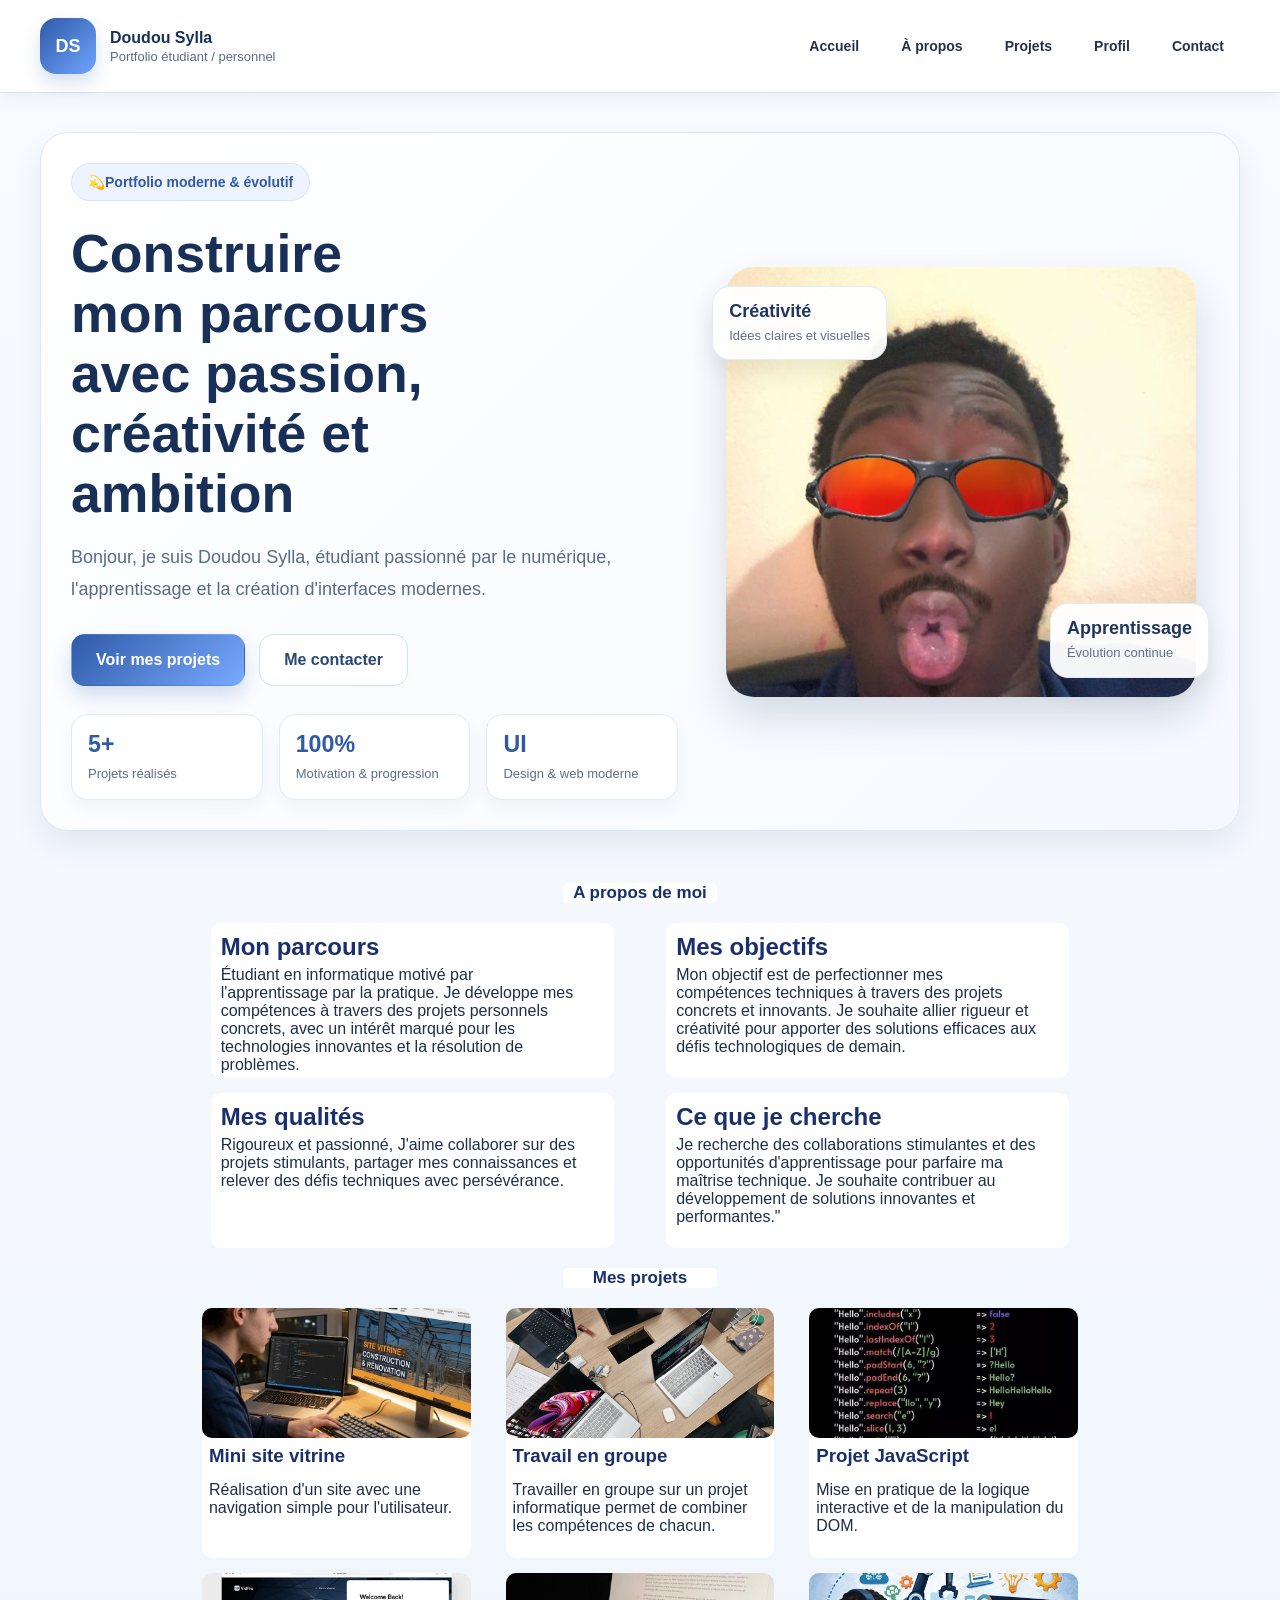
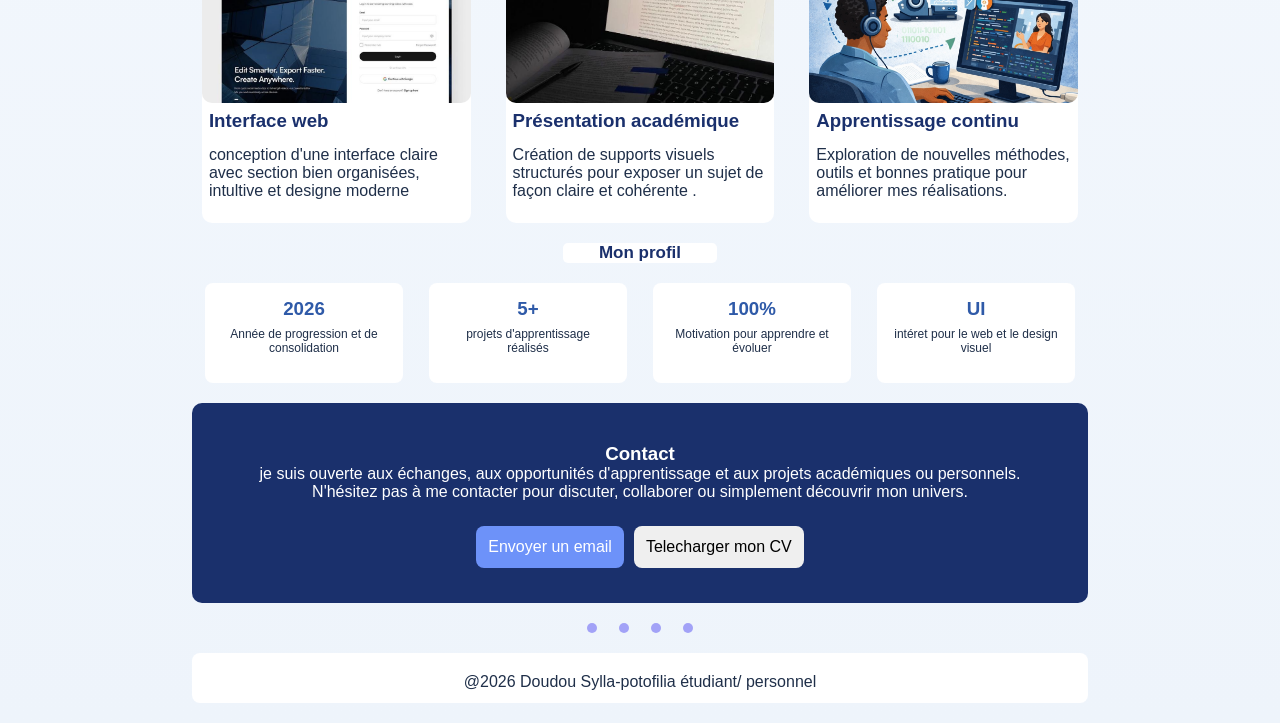
<file: index.html>
<!DOCTYPE html>
<html lang="en">

<head>
    <meta charset="UTF-8">
    <meta name="viewport" content="width=device-width, initial-scale=1.0">
    <title>Document</title>
    <style>
    * {
            margin: 0;
            padding: 0;
            box-sizing: border-box;
        }

        html {
            scroll-behavior: smooth;
        }

        body {
            font-family: Arial, sans-serif;
            background: linear-gradient(180deg, #f8fbff 0%, #eef4fb 100%);
            color: #1f2f49;
            padding-top: 92px;
            overflow-x: hidden;
        }

        img {
            max-width: 100%;
            display: block;
        }

        a,
        button,
        input,
        textarea,
        select {
            font: inherit;
        }

        .container {
            width: min(100% - 32px, 1200px);
            margin: 0 auto;
        }


        .header {
            position: fixed;
            top: 0;
            left: 0;
            width: 100%;
            background: rgba(255, 255, 255, 0.92);
            backdrop-filter: blur(12px);
            border-bottom: 1px solid #d9e3f2;
            z-index: 1000;
            box-shadow: 0 6px 18px rgba(0, 0, 0, 0.05);
        }


        .header-inner {
            min-height: 92px;
            display: flex;
            align-items: center;
            justify-content: space-between;
            gap: 20px;
        }


        .brand {
            display: flex;
            align-items: center;
            gap: 14px;
            text-decoration: none;
            color: #1f2f49;
            min-width: 0;
        }

        .logo {
            width: 56px;
            height: 56px;
            flex: 0 0 56px;
            border-radius: 16px;
            background: linear-gradient(135deg, #2f5aa8, #6fa4ff);
            color: #ffffff;
            display: flex;
            align-items: center;
            justify-content: center;
            font-weight: 700;
            font-size: 18px;
            box-shadow: 0 10px 18px rgba(47, 90, 168, 0.18);
        }

        .brand-text {
            display: flex;
            flex-direction: column;
            gap: 2px;
            min-width: 0;
        }

        .brand-text strong {
            font-size: 16px;
            color: #183057;
            white-space: nowrap;
            overflow: hidden;
            text-overflow: ellipsis;
        }

        .brand-text span {
            font-size: 13px;
            color: #5a6b85;
            white-space: nowrap;
            overflow: hidden;
            text-overflow: ellipsis;
        }

        .nav {
            display: flex;
            align-items: center;
            gap: 10px;
            flex-wrap: wrap;
        }

        .nav a {
            text-decoration: none;
            color: #24324a;
            padding: 10px 16px;
            font-size: 14px;
            font-weight: 600;
            border-radius: 999px;
            transition: 0.3s ease;
        }

        .nav a:hover,
        .nav a:focus-visible {
            background: #e8f1ff;
            color: #2f5aa8;
            outline: none;
        }

        .menu-checkbox {
            display: none;
        }

        .menu-toggle {
            display: none;
            width: 48px;
            height: 48px;
            border: 1px solid #d9e3f2;
            border-radius: 14px;
            background: #ffffff;
            align-items: center;
            justify-content: center;
            cursor: pointer;
        }




        .menu-toggle span,
        .menu-toggle::before,
        .menu-toggle::after {
            content: "";
            display: block;
            width: 20px;
            height: 2px;
            background: #24324a;
            border-radius: 999px;
            transition: 0.3s ease;
            position: relative;
        }

        .menu-toggle::before {
            position: absolute;
            transform: translateY(-6px);
        }

        .menu-toggle::after {
            position: absolute;
            transform: translateY(6px);
        }

        .menu-checkbox:checked~.menu-toggle span {
            opacity: 0;
        }

        .menu-checkbox:checked~.menu-toggle::before {
            transform: rotate(45deg);
        }

        .menu-checkbox:checked~.menu-toggle::after {
            transform: rotate(-45deg);
        }

        .hero {
            padding: clamp(24px, 4vw, 40px) 0 clamp(34px, 5vw, 52px);
        }

        .hero-box {
            min-height: 500px;
            border: 1px solid #dde7f5;
            border-radius: 28px;
            background: linear-gradient(135deg, #ffffff 0%, #f5f9ff 100%);
            display: grid;
            grid-template-columns: minmax(0, 1.1fr) minmax(320px, 0.9fr);
            align-items: center;
            gap: clamp(20px, 4vw, 34px);
            padding: clamp(18px, 3vw, 30px);
            box-shadow: 0 14px 30px rgba(24, 48, 87, 0.08);
            overflow: hidden;
        }

        .hero-badge {
            display: inline-flex;
            align-items: center;
            gap: 8px;
            padding: 10px 16px;
            border-radius: 999px;
            background: #edf4ff;
            border: 1px solid #d6e4fb;
            color: #2f5aa8;
            font-size: 14px;
            font-weight: 700;
            margin-bottom: 22px;
            max-width: 100%;
            text-align: center;
        }

        .hero-content h1 {
            font-size: clamp(2rem, 5vw, 3.35rem);
            line-height: 1.12;
            margin-bottom: 18px;
            color: #183057;
            max-width: 12ch;
        }

        .hero-content p {
            font-size: clamp(1rem, 2vw, 1.125rem);
            line-height: 1.8;
            margin-bottom: 28px;
            color: #5a6b85;
            max-width: 620px;
        }

        .hero-actions {
            display: flex;
            gap: 14px;
            flex-wrap: wrap;
            margin-bottom: 28px;
        }

        .btn {
            display: inline-flex;
            align-items: center;
            justify-content: center;
            min-height: 52px;
            padding: 14px 24px;
            border-radius: 14px;
            text-decoration: none;
            font-weight: 700;
            transition: 0.3s ease;
            border: 1px solid transparent;
            text-align: center;
        }

        .btn-primary {
            background: linear-gradient(135deg, #2f5aa8, #79aaff);
            color: #ffffff;
            box-shadow: 0 10px 20px rgba(47, 90, 168, 0.2);
        }

        .btn-primary:hover,
        .btn-primary:focus-visible {
            transform: translateY(-2px);
            box-shadow: 0 14px 24px rgba(47, 90, 168, 0.26);
            outline: none;
        }

        .btn-secondary {
            border-color: #cfe0fa;
            color: #2b4774;
            background: #ffffff;
        }

        .btn-secondary:hover,
        .btn-secondary:focus-visible {
            background: #f3f8ff;
            outline: none;
        }

        .hero-stats {
            display: grid;
            grid-template-columns: repeat(3, minmax(0, 1fr));
            gap: 16px;
        }

        .hero-stat {
            min-width: 0;
            padding: 16px;
            border-radius: 16px;
            background: #ffffff;
            border: 1px solid #e1ebf7;
            box-shadow: 0 8px 18px rgba(0, 0, 0, 0.04);
        }

        .hero-stat strong {
            display: block;
            font-size: clamp(1.2rem, 2vw, 1.45rem);
            color: #2f5aa8;
            margin-bottom: 6px;
        }

        .hero-stat span {
            font-size: 13px;
            line-height: 1.5;
            color: #5d6e88;
        }

        .hero-visual {
            position: relative;
            min-height: 440px;
            display: flex;
            align-items: center;
            justify-content: center;
        }

        .hero-image-wrap {
            position: relative;
            width: 100%;
            max-width: 470px;
            aspect-ratio: 47 / 43;
            border-radius: 28px;
            overflow: hidden;
            box-shadow: 0 20px 40px rgba(26, 47, 82, 0.16);
        }

        .hero-image {
            width: 100%;
            height: 100%;
            object-fit: cover;
        }


        .floating-card {
            position: absolute;
            z-index: 2;
            max-width: 210px;
            background: rgba(255, 255, 255, 0.95);
            border: 1px solid #e2ebf8;
            border-radius: 18px;
            padding: 14px 16px;
            box-shadow: 0 12px 26px rgba(0, 0, 0, 0.08);
        }

        .floating-card.top {
            top: 24px;
            left: 0;
        }

        .floating-card.bottom {
            right: 0;
            bottom: 24px;
        }

        .floating-card strong {
            display: block;
            font-size: 18px;
            color: #1f3761;
            margin-bottom: 4px;
        }

        .floating-card span {
            font-size: 13px;
            color: #607089;
            line-height: 1.5;
        }

        @media(max-width: 1024px){
            .hero-box {
                grid-template-columns: 1fr;
            }

            .hero-content h1 {
                max-width: none;
            }

            .hero-visual {
                min-height: auto;
                padding-top: 10px;
            }

            .hero-image-wrap {
                max-width: 100%;
            }
        }

        @media(max-width: 860px){
            body {
                padding-top: 84px;
            }

            .header-inner {
                min-height: 84px;
            }

            .menu-toggle {
                display: inline-flex;
                position: relative;
                z-index: 1002;
            }


            .nav {
                position: fixed;
                top: 84px;
                left: 16px;
                right: 16px;
                display: flex;
                flex-direction: column;
                align-items: stretch;
                gap: 8px;
                padding: 14px;
                background: rgba(255, 255, 255, 0.98);
                border: 1px solid #d9e3f2;
                border-radius: 20px;
                box-shadow: 0 14px 30px rgba(24, 48, 87, 0.08);
                opacity: 0;
                visibility: hidden;
                transform: translateY(-10px);
                transition: 0.3s ease;
            }

            .menu-checkbox:checked~.nav {
                opacity: 1;
                visibility: visible;
                transform: translateY(0);
            }

            .nav a {
                width: 100%;
                text-align: center;
                background: #f8fbff;
            }
        }

        @media(max-width: 680px){
            .container {
                width: min(100% - 24px, 1200px);
            }

            .brand-text span {
                display: none;
            }

            .hero-box {
                border-radius: 22px;
                padding: 18px;
            }

            .hero-badge {
                width: 100%;
                justify-content: center;
            }

            .hero-actions {
                flex-direction: column;
            }

            .hero-actions .btn {
                width: 100%;
            }

            .hero-stats {
                grid-template-columns: 1fr;
            }

            .hero-visual {
                gap: 14px;
                flex-direction: column;
                align-items: stretch;
            }

            .floating-card {
                position: static;
                max-width: 100%;
            }
        }

        @media(max-width: 480px){
            body {
                padding-top: 78px;
}
            .header-inner {
                min-height: 78px;
                gap: 12px;
            }

            .logo {
                width: 48px;
                height: 48px;
                flex-basis: 48px;
                border-radius: 14px;
            }

            .brand-text strong {
                font-size: 15px;
            }

            .hero-image-wrap {
                border-radius: 22px;
            }
        .rectangle4{
        width: auto;
        height: auto;
        }
        }
        .rectangle2 {
            background-color: white;
            height: 20px;
            width: 12%;
            border-radius: 5px;
            margin: 0 auto;
            text-align: center;
        }

        .rectangle2 h1 {
            color: #1a306c;
            font-size: 17px;
            

        }

        .rectangle4 {
            display: flex;
            flex-wrap: wrap;
            justify-content: space-around;
            gap: 15px;
            width: 70%;
            margin: 20px auto;
        }

        .rectangle3 {
            height: 155px;
            width: 45%;
            border-radius: 10px;
            background-color: white;
            padding: 10px;
        }
        

        .rectangle3 h2{
        margin-bottom: 5px;
        color: #1a306c;
        }

        .rectangle3 p{
            margin-right: 20px;
        }

        .rectangle6 {
            display: flex;
            flex-wrap: wrap;
            justify-content: space-around;
            gap: 15px;
            width: 70%;
            margin: 20px auto;
        }

        .rectangle7 {
            height: 250px;
            width: 30%;
            border-radius: 10px;
            background-color: white;



        }

        .rectangle7 img {
            height: 130px;
            width: 100%;
            object-fit: cover;
            border-radius: 10px;
        }

        .rectangle7 h3 {

            color: #1a306c;
            padding: 7px;

        }

        .rectangle7 p {
            padding: 7px;
        }

        .rectangle8 {
            display: flex;
            justify-content: space-around;
            width: 70%;
            margin: 20px auto;
            
        }

        .rectangle9 {
            height: 100px;
            width: 22%;
            border-radius: 8px;
            background-color: white;
            align-items: center;
            text-align: center;
            padding: 15px;
        }

        .rectangle9 h3 {
            text-align: center;
            color: #2f5aa8;
        }
        .rectangle9 p{
            font-size: 12px;
            margin-top: 7px;
        }

        .rectangle10 {
            height: 200px;
            width: 70%;
            border-radius: 10px;
            margin: 20px auto;
            background-color: #1a306c;
            padding: 40px;

        }

        .rectangle10 h3 {
            color: white;
            text-align: center;
        }

        .rectangle10 p {
            color: white;
            text-align: center;
        }

        .btt {
            display: flex;
            align-items: center;
            gap: 10px;
            margin-top: 25px;
            justify-content: center;

        }

        .btn1 {
            background: #6d92f9;
            color: white;
            border-radius: 8px;
            border: none;
            padding: 12px;

        }

        .btn2 {

            border-radius: 8px;
            border: none;
            padding: 12px;

        }

        .cercle {
            width: 10%;
            justify-content: space-around;
            display: flex;
            margin: 0 auto;
        }

        .cercle1 {
            height: 10px;
            width: 10px;
            border-radius: 50%;
            background-color: rgb(162, 162, 247);
        }

        .footer {
            height: 50px;
            width: 70%;
            border-radius: 8px;
            margin: 20px auto;
            background-color: white;
        }

        .footer p {
            text-align: center;
            padding: 20px;
        }

        .btt1 {
            display: flex;
            align-items: center;
            width: 50%;
            justify-content: space-around;
        }

        .rectangle1 img {
            margin-right: 50%;
            height: 170px;
        }
        @media (max-width: 1024px) {
    .rectangle4,
    .rectangle6 {
        width: 90%;
        display: grid;
        grid-template-columns: repeat(3, 1fr);
        gap: 15px;
    }

    .rectangle3,
    .rectangle7 {
        width: 100%;
    }
}

@media (max-width: 820px) {
    .rectangle4,
    .rectangle6 {
        grid-template-columns: repeat(2, 1fr);
    }
}

@media (max-width: 390px) {
    .rectangle4,
    .rectangle6 {
        width: 94%;
        grid-template-columns:  repeat(1, 1fr);
    }
}
        
        </style>

</head>

<body>
    <header class="header">
        <div class="container header-inner">

            <!-- Logo + nom -->
            <a href="#accueil" class="brand">
                <div class="logo">DS</div>
                <div class="brand-text">
                    <strong>Doudou Sylla</strong>
                    <span>Portfolio étudiant / personnel</span>
                </div>
            </a>

            <input type="checkbox" id="menuToggle" class="menu-checkbox" />

            <label for="menuToggle" class="menu-toggle" aria-label="Ouvrir le menu">
                <span></span>
            </label>

            <!-- Menu de navigation -->
            <nav class="nav">
                <a href="#accueil">Accueil</a>
                <a href="apropos.html">À propos</a>
                <a href="#projets">Projets</a>
                <a href="#profil">Profil</a>
                <a href="contact.html">Contact</a>
            </nav>

        </div>
    </header>

    <main>
        <section class="hero" id="accueil">
            <div class="container">
                <div class="hero-box">
                    <!-- Partie gauche -->
                    <div class="hero-content">
                        <div class="hero-badge">💫Portfolio moderne & évolutif</div>

                        <h1>Construire mon parcours avec passion, créativité et ambition</h1>

                        <p>
                            Bonjour, je suis Doudou Sylla, étudiant passionné par le numérique,
                            l'apprentissage et la création d'interfaces modernes.
                        </p>

                        <div class="hero-actions">
                            <a href="#projets" class="btn btn-primary">Voir mes projets</a>
                            <a href="#contact" class="btn btn-secondary">Me contacter</a>
                        </div>

                        <div class="hero-stats">
                            <div class="hero-stat">
                                <strong>5+</strong>
                                <span>Projets réalisés</span>
                            </div>
                            <div class="hero-stat">
                                <strong>100%</strong>
                                <span>Motivation & progression</span>
                            </div>
                            <div class="hero-stat">
                                <strong>UI</strong>
                                <span>Design & web moderne</span>
                            </div>
                        </div>
                    </div>

                    <!-- Partie droite -->
                    <div class="hero-visual">
                        <div class="floating-card top">
                            <strong>Créativité</strong>
                            <span>Idées claires et visuelles</span>
                        </div>

                        <div class="hero-image-wrap">
                            <img class="hero-image" src="WhatsApp Image 2026-04-21 at 20.32.33.jpeg" alt="" />
                        </div>

                        <div class="floating-card bottom">
                            <strong>Apprentissage</strong>
                            <span>Évolution continue</span>
                        </div>
                    </div>

                </div>
            </div>
        </section>
    </main>
    <div class="rectangle2">
        <h1>A propos de moi</h1>
    </div>
    <div class="rectangle4">
        <div class="rectangle3">
            <h2>Mon parcours</h2>
            <p>Étudiant en informatique motivé par l'apprentissage par la pratique.
                Je développe mes compétences à travers des projets personnels concrets,
                avec un intérêt marqué pour les technologies innovantes et
                la résolution de problèmes.</p>
        </div>
        <div class="rectangle3">
            <h2>Mes objectifs</h2>
            <p>Mon objectif est de perfectionner mes compétences techniques à travers des projets concrets et innovants.
                Je souhaite allier rigueur et créativité pour apporter des solutions efficaces aux défis technologiques
                de demain.</p>
        </div>
        <div class="rectangle3">
            <h2>Mes qualités</h2>
            <p>Rigoureux et passionné, J'aime collaborer sur des projets stimulants, partager mes connaissances et
                relever des défis techniques avec persévérance.</p>
        </div>
        <div class="rectangle3">
            <h2>Ce que je cherche</h2>
            <p>Je recherche des collaborations stimulantes et des opportunités d'apprentissage pour parfaire ma maîtrise
                technique. Je souhaite contribuer au développement de solutions innovantes et performantes."</p>
        </div>
    </div>
    <div class="rectangle2">
        <h1>Mes projets</h1>
    </div>
    <div class="rectangle6">
        <div class="rectangle7">
            <img src="WhatsApp Image 2026-04-15 at 01.08.14.jpeg" alt="">
            <h3> Mini site vitrine</h3>
            <p>Réalisation d'un site avec une navigation simple pour
                l'utilisateur.</p>
        </div>
        <div class="rectangle7">
            <img src="WhatsApp Image 2026-04-15 at 16.55.16.jpeg" alt="">
            <h3>Travail en groupe</h3>
            <p>Travailler en groupe sur un projet informatique permet de combiner les compétences de chacun.
             </p>
        </div>
        <div class="rectangle7">
            <img src="WhatsApp Image 2026-04-15 at 17.08.05.jpeg" alt="">
            <h3>Projet JavaScript</h3>
            <p>Mise en pratique de la logique interactive et de la manipulation du DOM.
                </p>
        </div>
        <div class="rectangle7">
            <img src="WhatsApp Image 2026-04-15 at 20.43.04.jpeg" alt="">
            <h3>Interface web</h3>
            <p>conception d'une interface claire avec section bien organisées, intultive et designe moderne</p>
        </div>
        <div class="rectangle7">
            <img src="WhatsApp Image 2026-04-15 at 20.37.41.jpeg" alt="">
            <h3>Présentation académique</h3>
            <p>Création de supports visuels structurés pour exposer un sujet de façon claire et cohérente 
                .</p>
        </div>
        <div class="rectangle7">
            <img src="ChatGPT Image 15 avr. 2026, 21_10_16.png" alt="">
            <h3>Apprentissage continu</h3>
            <p>Exploration de nouvelles méthodes, outils et bonnes pratique pour améliorer mes réalisations.</p>
        </div>
    </div>
    <div class="rectangle2">
        <h1>Mon profil</h1>
    </div>
    <div class="rectangle8">
        <div class="rectangle9">
            <h3>2026</h3>
            <p>Année de progression et de consolidation</p>
        </div>
        <div class="rectangle9">
            <h3>5+</h3>
            <p>projets d'apprentissage réalisés</p>
        </div>
        <div class="rectangle9">
            <h3>100%</h3>
            <p>Motivation pour apprendre et évoluer</p>
        </div>
        <div class="rectangle9">
            <h3>UI</h3>
            <p>intéret pour le web et le design visuel</p>
        </div>
    </div>
    <div class="rectangle10">
        <h3>Contact</h3>
        <p>je suis ouverte aux échanges, aux opportunités d'apprentissage et aux projets académiques ou personnels.
            N'hésitez pas à me contacter pour discuter, collaborer ou simplement découvrir mon univers.</p>
        <div class="btt">
            <button class="btn1">Envoyer un email</button>
            <button class="btn2">Telecharger mon CV</button>
        </div>


    </div>
    <div class="cercle">
        <div class="cercle1"></div>
        <div class="cercle1"></div>
        <div class="cercle1"></div>
        <div class="cercle1"></div>
    </div>
    <div class="footer">
        <p>@2026 Doudou Sylla-potofilia étudiant/ personnel</p>
    </div>
</body>

</html>



</body>

</html>
</file>
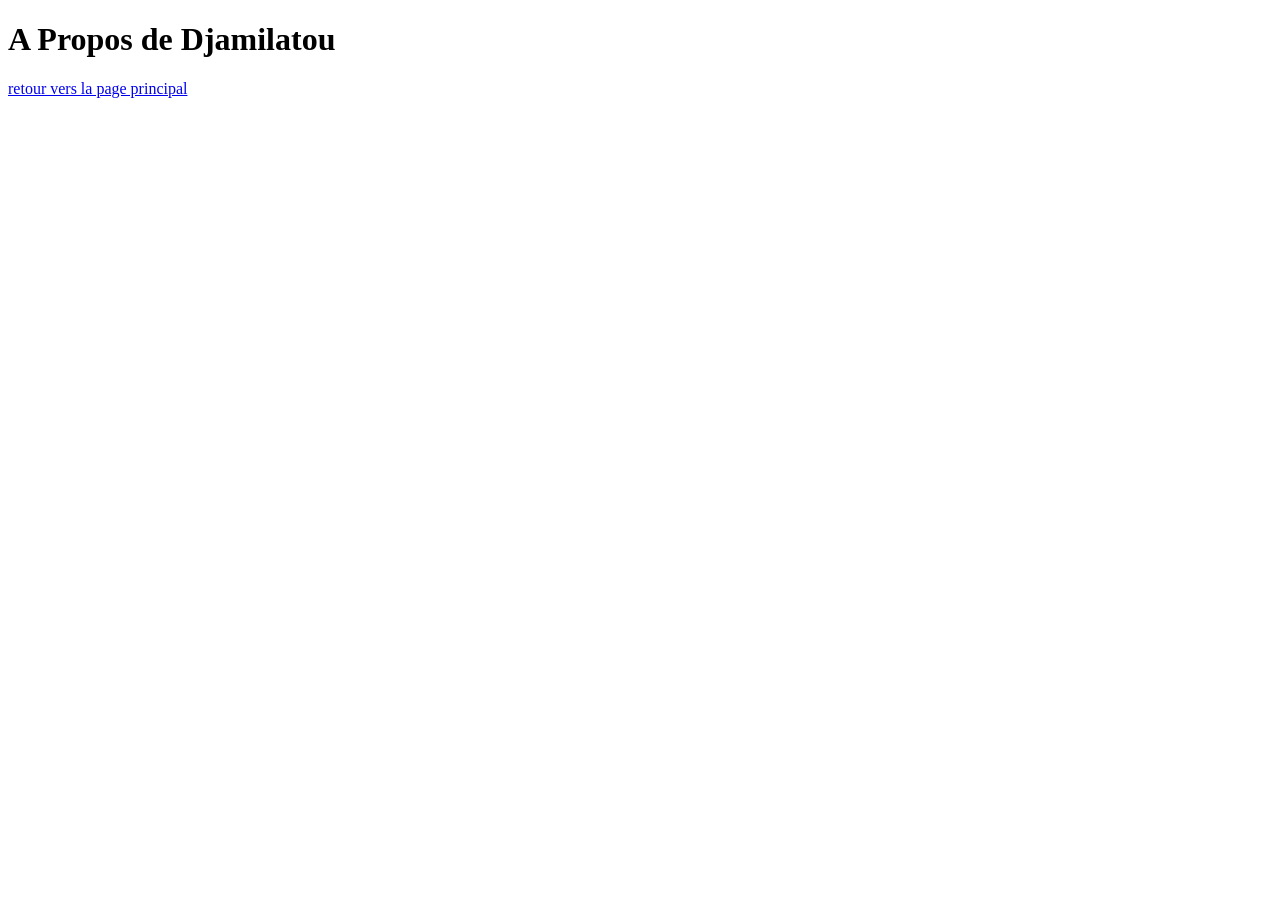
<file: apropos.html>
<!DOCTYPE html>
<html lang="en">
<head>
    <meta charset="UTF-8">
    <meta name="viewport" content="width=device-width, initial-scale=1.0">
    <title>Document</title>
</head>
<body>
    <h1>A Propos de Djamilatou </h1>

    <a href="index.html">retour vers la page principal</a>
</body>
</html>
</file>
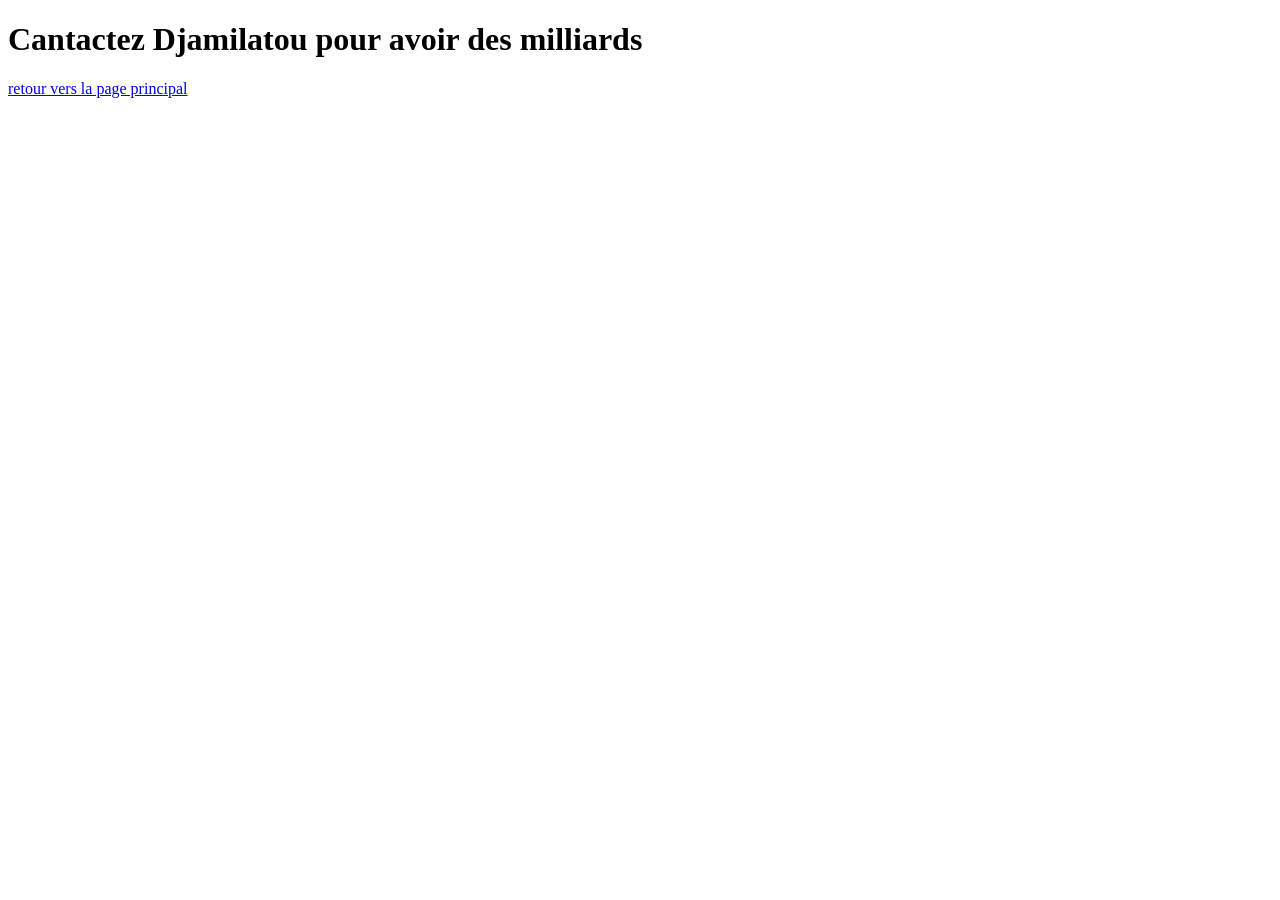
<file: contact.html>
<!DOCTYPE html>
<html lang="en">
<head>
    <meta charset="UTF-8">
    <meta name="viewport" content="width=device-width, initial-scale=1.0">
    <title>Document</title>
</head>
<body>
    <h1>Cantactez Djamilatou pour avoir des milliards</h1>

    <a href="index.html">retour vers la page principal</a>
</body>
</html>
</file>
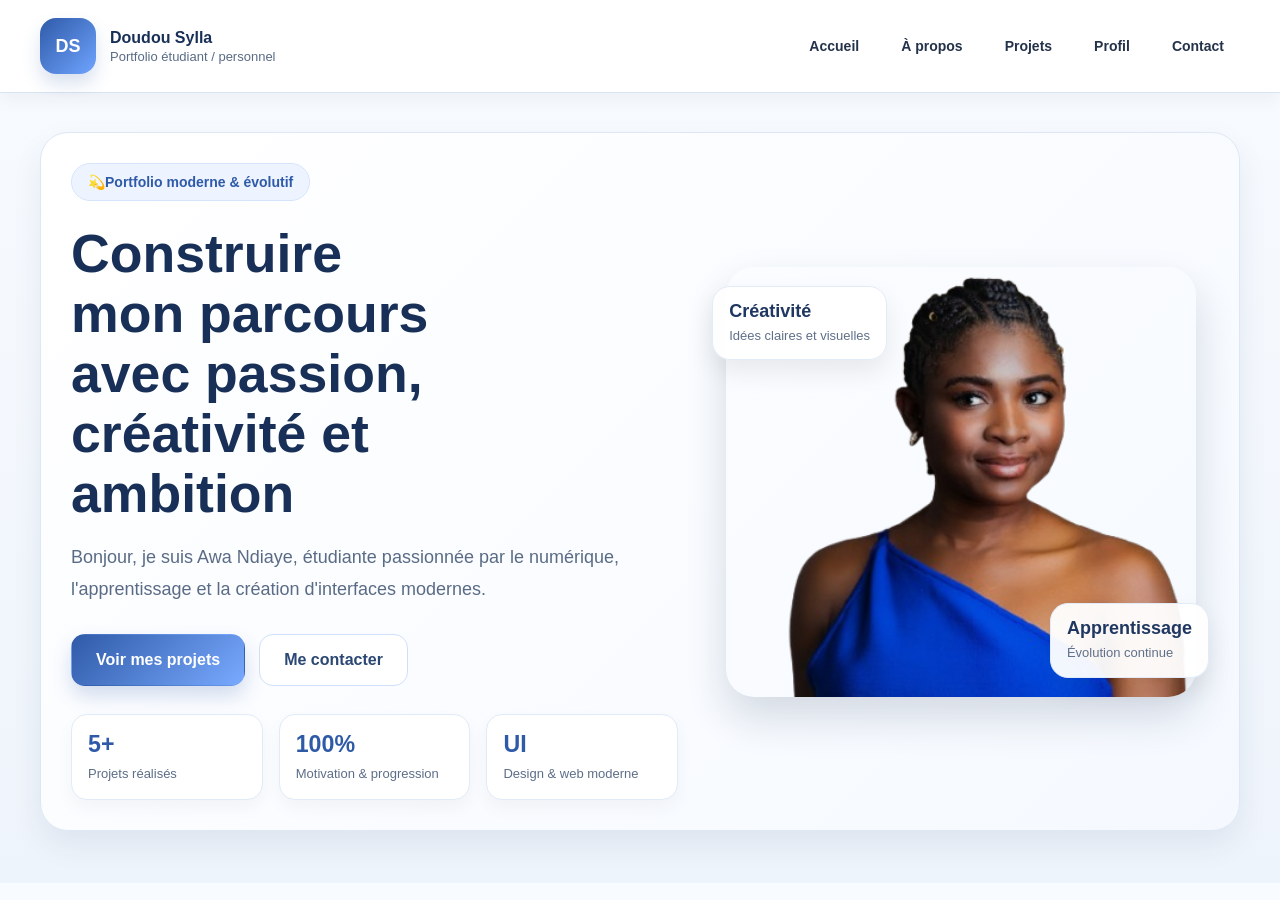
<file: page.html>
<!DOCTYPE html>
<html lang="en">

<head>
    <meta charset="UTF-8">
    <meta name="viewport" content="width=device-width, initial-scale=1.0">
    <title>Document</title>
    <style>
        * {
            margin: 0;
            padding: 0;
            box-sizing: border-box;
        }

        html {
            scroll-behavior: smooth;
        }

        body {
            font-family: Arial, sans-serif;
            background: linear-gradient(180deg, #f8fbff 0%, #eef4fb 100%);
            color: #1f2f49;
            padding-top: 92px;
            overflow-x: hidden;
        }

        img {
            max-width: 100%;
            display: block;
        }

        a,
        button,
        input,
        textarea,
        select {
            font: inherit;
        }

        .container {
            width: min(100% - 32px, 1200px);
            margin: 0 auto;
        }


        .header {
            position: fixed;
            top: 0;
            left: 0;
            width: 100%;
            background: rgba(255, 255, 255, 0.92);
            backdrop-filter: blur(12px);
            border-bottom: 1px solid #d9e3f2;
            z-index: 1000;
            box-shadow: 0 6px 18px rgba(0, 0, 0, 0.05);
        }


        .header-inner {
            min-height: 92px;
            display: flex;
            align-items: center;
            justify-content: space-between;
            gap: 20px;
        }


        .brand {
            display: flex;
            align-items: center;
            gap: 14px;
            text-decoration: none;
            color: #1f2f49;
            min-width: 0;
        }

        .logo {
            width: 56px;
            height: 56px;
            flex: 0 0 56px;
            border-radius: 16px;
            background: linear-gradient(135deg, #2f5aa8, #6fa4ff);
            color: #ffffff;
            display: flex;
            align-items: center;
            justify-content: center;
            font-weight: 700;
            font-size: 18px;
            box-shadow: 0 10px 18px rgba(47, 90, 168, 0.18);
        }

        .brand-text {
            display: flex;
            flex-direction: column;
            gap: 2px;
            min-width: 0;
        }

        .brand-text strong {
            font-size: 16px;
            color: #183057;
            white-space: nowrap;
            overflow: hidden;
            text-overflow: ellipsis;
        }

        .brand-text span {
            font-size: 13px;
            color: #5a6b85;
            white-space: nowrap;
            overflow: hidden;
            text-overflow: ellipsis;
        }

        .nav {
            display: flex;
            align-items: center;
            gap: 10px;
            flex-wrap: wrap;
        }

        .nav a {
            text-decoration: none;
            color: #24324a;
            padding: 10px 16px;
            font-size: 14px;
            font-weight: 600;
            border-radius: 999px;
            transition: 0.3s ease;
        }

        .nav a:hover,
        .nav a:focus-visible {
            background: #e8f1ff;
            color: #2f5aa8;
            outline: none;
        }

        .menu-checkbox {
            display: none;
        }

        .menu-toggle {
            display: none;
            width: 48px;
            height: 48px;
            border: 1px solid #d9e3f2;
            border-radius: 14px;
            background: #ffffff;
            align-items: center;
            justify-content: center;
            cursor: pointer;
        }




        .menu-toggle span,
        .menu-toggle::before,
        .menu-toggle::after {
            content: "";
            display: block;
            width: 20px;
            height: 2px;
            background: #24324a;
            border-radius: 999px;
            transition: 0.3s ease;
            position: relative;
        }

        .menu-toggle::before {
            position: absolute;
            transform: translateY(-6px);
        }

        .menu-toggle::after {
            position: absolute;
            transform: translateY(6px);
        }

        .menu-checkbox:checked~.menu-toggle span {
            opacity: 0;
        }

        .menu-checkbox:checked~.menu-toggle::before {
            transform: rotate(45deg);
        }

        .menu-checkbox:checked~.menu-toggle::after {
            transform: rotate(-45deg);
        }

        .hero {
            padding: clamp(24px, 4vw, 40px) 0 clamp(34px, 5vw, 52px);
        }

        .hero-box {
            min-height: 500px;
            border: 1px solid #dde7f5;
            border-radius: 28px;
            background: linear-gradient(135deg, #ffffff 0%, #f5f9ff 100%);
            display: grid;
            grid-template-columns: minmax(0, 1.1fr) minmax(320px, 0.9fr);
            align-items: center;
            gap: clamp(20px, 4vw, 34px);
            padding: clamp(18px, 3vw, 30px);
            box-shadow: 0 14px 30px rgba(24, 48, 87, 0.08);
            overflow: hidden;
        }

        .hero-badge {
            display: inline-flex;
            align-items: center;
            gap: 8px;
            padding: 10px 16px;
            border-radius: 999px;
            background: #edf4ff;
            border: 1px solid #d6e4fb;
            color: #2f5aa8;
            font-size: 14px;
            font-weight: 700;
            margin-bottom: 22px;
            max-width: 100%;
            text-align: center;
        }

        .hero-content h1 {
            font-size: clamp(2rem, 5vw, 3.35rem);
            line-height: 1.12;
            margin-bottom: 18px;
            color: #183057;
            max-width: 12ch;
        }

        .hero-content p {
            font-size: clamp(1rem, 2vw, 1.125rem);
            line-height: 1.8;
            margin-bottom: 28px;
            color: #5a6b85;
            max-width: 620px;
        }

        .hero-actions {
            display: flex;
            gap: 14px;
            flex-wrap: wrap;
            margin-bottom: 28px;
        }

        .btn {
            display: inline-flex;
            align-items: center;
            justify-content: center;
            min-height: 52px;
            padding: 14px 24px;
            border-radius: 14px;
            text-decoration: none;
            font-weight: 700;
            transition: 0.3s ease;
            border: 1px solid transparent;
            text-align: center;
        }

        .btn-primary {
            background: linear-gradient(135deg, #2f5aa8, #79aaff);
            color: #ffffff;
            box-shadow: 0 10px 20px rgba(47, 90, 168, 0.2);
        }

        .btn-primary:hover,
        .btn-primary:focus-visible {
            transform: translateY(-2px);
            box-shadow: 0 14px 24px rgba(47, 90, 168, 0.26);
            outline: none;
        }

        .btn-secondary {
            border-color: #cfe0fa;
            color: #2b4774;
            background: #ffffff;
        }

        .btn-secondary:hover,
        .btn-secondary:focus-visible {
            background: #f3f8ff;
            outline: none;
        }

        .hero-stats {
            display: grid;
            grid-template-columns: repeat(3, minmax(0, 1fr));
            gap: 16px;
        }

        .hero-stat {
            min-width: 0;
            padding: 16px;
            border-radius: 16px;
            background: #ffffff;
            border: 1px solid #e1ebf7;
            box-shadow: 0 8px 18px rgba(0, 0, 0, 0.04);
        }

        .hero-stat strong {
            display: block;
            font-size: clamp(1.2rem, 2vw, 1.45rem);
            color: #2f5aa8;
            margin-bottom: 6px;
        }

        .hero-stat span {
            font-size: 13px;
            line-height: 1.5;
            color: #5d6e88;
        }

        .hero-visual {
            position: relative;
            min-height: 440px;
            display: flex;
            align-items: center;
            justify-content: center;
        }

        .hero-image-wrap {
            position: relative;
            width: 100%;
            max-width: 470px;
            aspect-ratio: 47 / 43;
            border-radius: 28px;
            overflow: hidden;
            box-shadow: 0 20px 40px rgba(26, 47, 82, 0.16);
        }

        .hero-image {
            width: 100%;
            height: 100%;
            object-fit: cover;
        }


        .floating-card {
            position: absolute;
            z-index: 2;
            max-width: 210px;
            background: rgba(255, 255, 255, 0.95);
            border: 1px solid #e2ebf8;
            border-radius: 18px;
            padding: 14px 16px;
            box-shadow: 0 12px 26px rgba(0, 0, 0, 0.08);
        }

        .floating-card.top {
            top: 24px;
            left: 0;
        }

        .floating-card.bottom {
            right: 0;
            bottom: 24px;
        }

        .floating-card strong {
            display: block;
            font-size: 18px;
            color: #1f3761;
            margin-bottom: 4px;
        }

        .floating-card span {
            font-size: 13px;
            color: #607089;
            line-height: 1.5;
        }

        @media (max-width: 1024px) {
            .hero-box {
                grid-template-columns: 1fr;
            }

            .hero-content h1 {
                max-width: none;
            }

            .hero-visual {
                min-height: auto;
                padding-top: 10px;
            }

            .hero-image-wrap {
                max-width: 100%;
            }
        }

        @media (max-width: 860px) {
            body {
                padding-top: 84px;
            }

            .header-inner {
                min-height: 84px;
            }

            .menu-toggle {
                display: inline-flex;
                position: relative;
                z-index: 1002;
            }

            .nav {
                position: fixed;
                top: 84px;
                left: 16px;
                right: 16px;
                display: flex;
                flex-direction: column;
                align-items: stretch;
                gap: 8px;
                padding: 14px;
                background: rgba(255, 255, 255, 0.98);
                border: 1px solid #d9e3f2;
                border-radius: 20px;
                box-shadow: 0 14px 30px rgba(24, 48, 87, 0.08);
                opacity: 0;
                visibility: hidden;
                transform: translateY(-10px);
                transition: 0.3s ease;
            }

            .menu-checkbox:checked~.nav {
                opacity: 1;
                visibility: visible;
                transform: translateY(0);
            }

            .nav a {
                width: 100%;
                text-align: center;
                background: #f8fbff;
            }
        }

        @media (max-width: 680px) {
            .container {
                width: min(100% - 24px, 1200px);
            }

            .brand-text span {
                display: none;
            }

            .hero-box {
                border-radius: 22px;
                padding: 18px;
            }

            .hero-badge {
                width: 100%;
                justify-content: center;
            }

            .hero-actions {
                flex-direction: column;
            }

            .hero-actions .btn {
                width: 100%;
            }

            .hero-stats {
                grid-template-columns: 1fr;
            }

            .hero-visual {
                gap: 14px;
                flex-direction: column;
                align-items: stretch;
            }

            .floating-card {
                position: static;
                max-width: 100%;
            }
        }

        @media (max-width: 480px) {
            body {
                padding-top: 78px;
}
            .header-inner {
                min-height: 78px;
                gap: 12px;
            }

            .logo {
                width: 48px;
                height: 48px;
                flex-basis: 48px;
                border-radius: 14px;
            }

            .brand-text strong {
                font-size: 15px;
            }

            .hero-image-wrap {
                border-radius: 22px;
            }
        }

    </style>
</head>

<body>
    <header class="header">
        <div class="container header-inner">

            <!-- Logo + nom -->
            <a href="#accueil" class="brand">
                <div class="logo">DS</div>
                <div class="brand-text">
                    <strong>Doudou Sylla</strong>
                    <span>Portfolio étudiant / personnel</span>
                </div>
            </a>

            <input type="checkbox" id="menuToggle" class="menu-checkbox" />

            <label for="menuToggle" class="menu-toggle" aria-label="Ouvrir le menu">
                <span></span>
            </label>

            <!-- Menu de navigation -->
            <nav class="nav">
                <a href="#accueil">Accueil</a>
                <a href="#apropos">À propos</a>
                <a href="#projets">Projets</a>
                <a href="#profil">Profil</a>
                <a href="#contact">Contact</a>
            </nav>

        </div>
    </header>

    <main>
        <section class="hero" id="accueil">
            <div class="container">
                <div class="hero-box">
                    <!-- Partie gauche -->
                    <div class="hero-content">
                        <div class="hero-badge">💫Portfolio moderne & évolutif</div>

                        <h1>Construire mon parcours avec passion, créativité et ambition</h1>

                        <p>
                            Bonjour, je suis Awa Ndiaye, étudiante passionnée par le numérique,
                            l'apprentissage et la création d'interfaces modernes.
                        </p>

                        <div class="hero-actions">
                            <a href="#projets" class="btn btn-primary">Voir mes projets</a>
                            <a href="#contact" class="btn btn-secondary">Me contacter</a>
                        </div>

                        <div class="hero-stats">
                            <div class="hero-stat">
                                <strong>5+</strong>
                                <span>Projets réalisés</span>
                            </div>
                            <div class="hero-stat">
                                <strong>100%</strong>
                                <span>Motivation & progression</span>
                            </div>
                            <div class="hero-stat">
                                <strong>UI</strong>
                                <span>Design & web moderne</span>
                            </div>
                        </div>
                    </div>

                    <!-- Partie droite -->
                    <div class="hero-visual">
                        <div class="floating-card top">
                            <strong>Créativité</strong>
                            <span>Idées claires et visuelles</span>
                        </div>

                        <div class="hero-image-wrap">
                            <img class="hero-image" src="awaNdiaye.png" alt="Étudiante" />
                        </div>

                        <div class="floating-card bottom">
                            <strong>Apprentissage</strong>
                            <span>Évolution continue</span>
                        </div>
                    </div>

                </div>
            </div>
        </section>
    </main>



</body>

</html>
</file>
